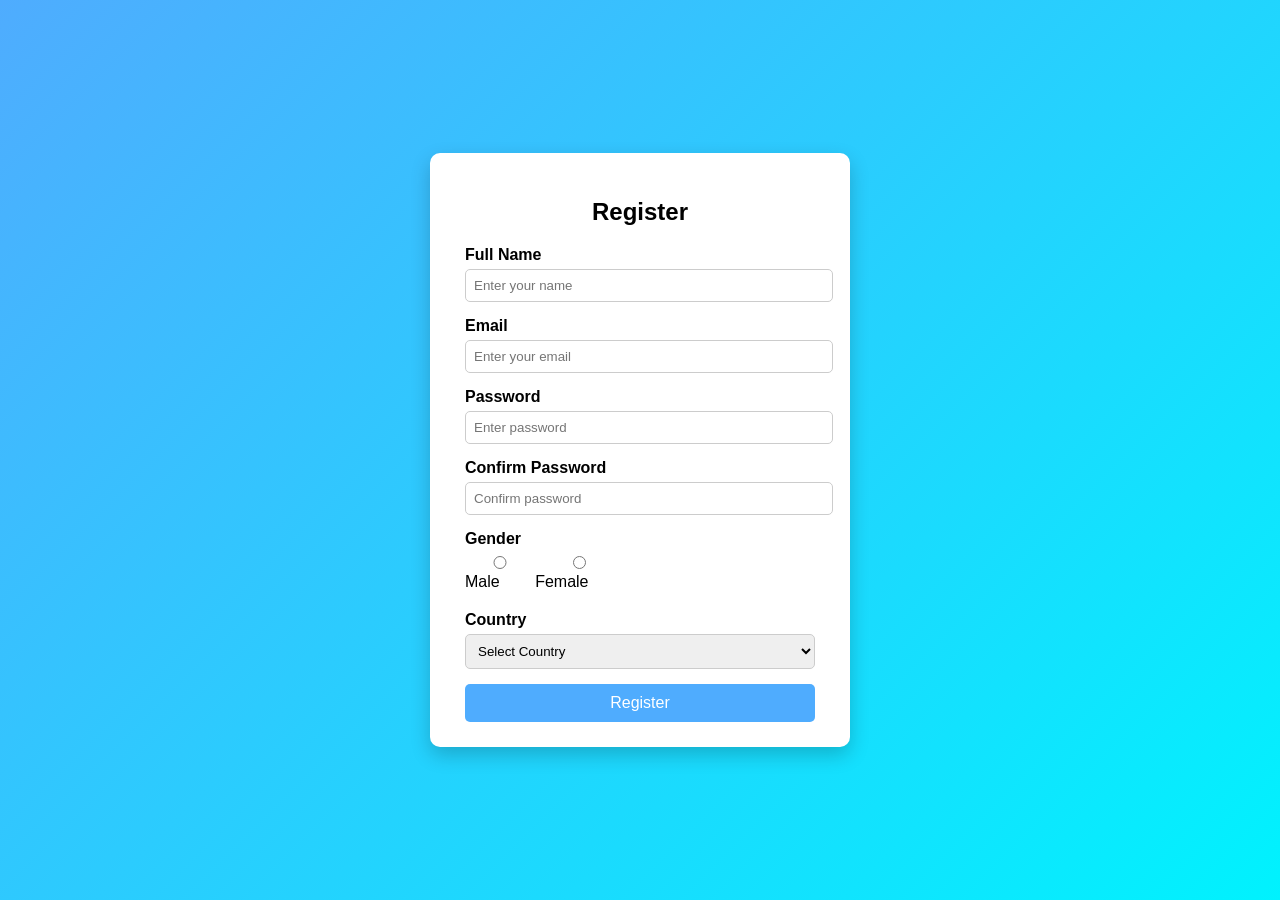
<file: Day 1/Day1.html>
<!DOCTYPE html>
<html lang="en">
<head>
    <meta charset="UTF-8">
    <title>Registration Form</title>
    <style>
        body {
            font-family: Arial, sans-serif;
            background: linear-gradient(135deg, #4facfe, #00f2fe);
            display: flex;
            justify-content: center;
            align-items: center;
            height: 100vh;
            margin: 0;
        }

        .container {
            background: #fff;
            padding: 25px 35px;
            border-radius: 10px;
            box-shadow: 0 8px 20px rgba(0,0,0,0.2);
            width: 350px;
        }

        h2 {
            text-align: center;
            margin-bottom: 20px;
        }

        .form-group {
            margin-bottom: 15px;
        }

        label {
            display: block;
            margin-bottom: 5px;
            font-weight: bold;
        }

        input, select {
            width: 100%;
            padding: 8px;
            border-radius: 5px;
            border: 1px solid #ccc;
            outline: none;
            transition: 0.3s;
        }

        input:focus, select:focus {
            border-color: #4facfe;
        }

        .gender {
            display: flex;
            gap: 10px;
        }

        .gender label {
            font-weight: normal;
        }

        button {
            width: 100%;
            padding: 10px;
            border: none;
            background: #4facfe;
            color: white;
            font-size: 16px;
            border-radius: 5px;
            cursor: pointer;
            transition: 0.3s;
        }

        button:hover {
            background: #007bff;
        }
    </style>
</head>
<body>

<div class="container">
    <h2>Register</h2>
    <form>
        <div class="form-group">
            <label>Full Name</label>
            <input type="text" placeholder="Enter your name" required>
        </div>

        <div class="form-group">
            <label>Email</label>
            <input type="email" placeholder="Enter your email" required>
        </div>

        <div class="form-group">
            <label>Password</label>
            <input type="password" placeholder="Enter password" required>
        </div>

        <div class="form-group">
            <label>Confirm Password</label>
            <input type="password" placeholder="Confirm password" required>
        </div>

        <div class="form-group">
            <label>Gender</label>
            <div class="gender">
                <label><input type="radio" name="gender"> Male</label>
                <label><input type="radio" name="gender"> Female</label>
            </div>
        </div>

        <div class="form-group">
            <label>Country</label>
            <select>
                <option>Select Country</option>
                <option>India</option>
                <option>USA</option>
                <option>UK</option>
                <option>Canada</option>
            </select>
        </div>

        <button type="submit">Register</button>
    </form>
</div>

</body>
</html>
</file>
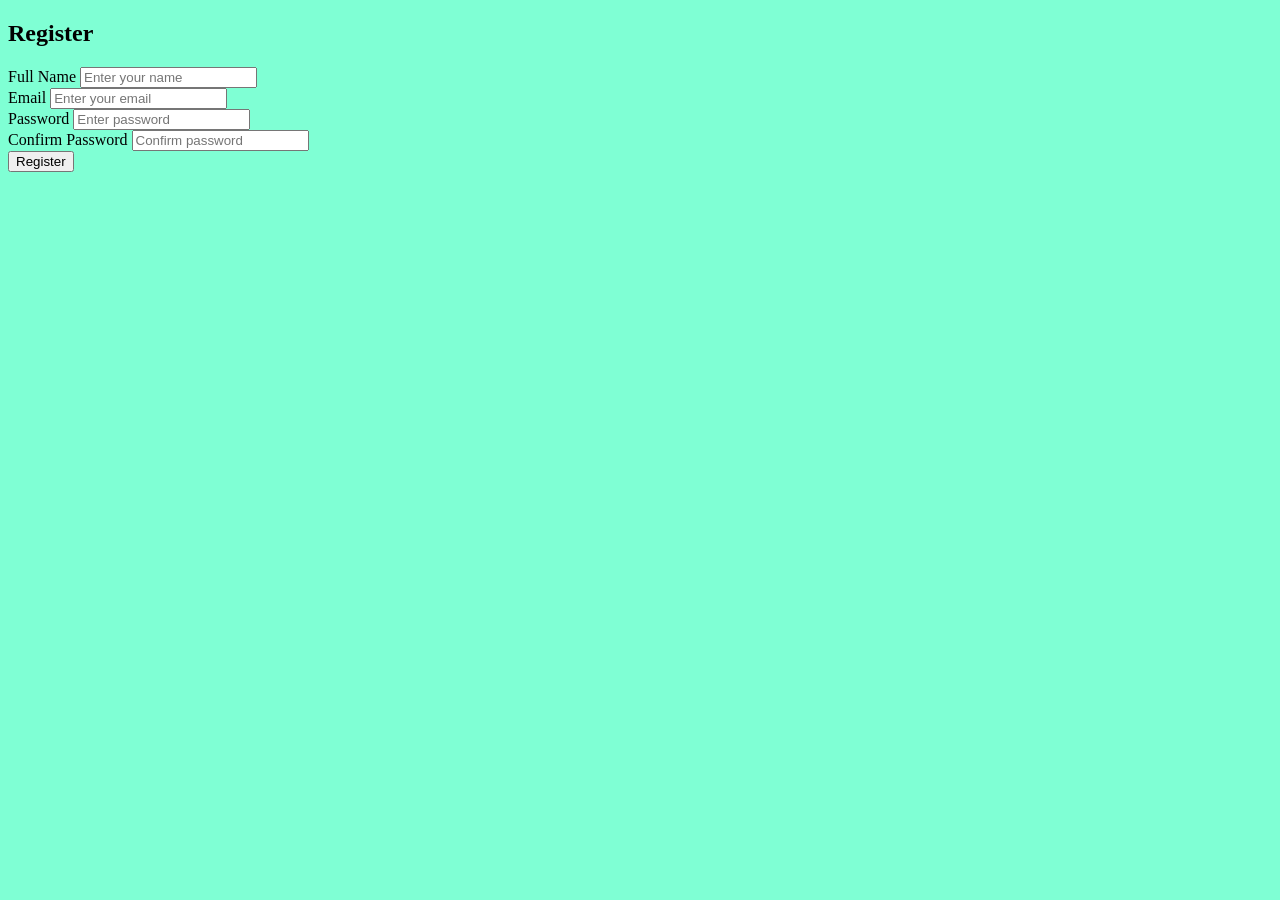
<file: Day 1/Form.html>
<!DOCTYPE html>
<html lang="en">
<head>
  <meta charset="UTF-8">
  <meta name="viewport" content="width=device-width, initial-scale=1.0">
  <title>Registration Form</title>

  <style>
    body {
            background-color:aquamarine;
        }
  </style>
</head>

<body>

  <div class="container">
    <h2>Register</h2>

    <form>
        <label>Full Name</label>
        <input type="text" placeholder="Enter your name" ><br>

        <label>Email</label>
        <input type="email" placeholder="Enter your email" ><br>

        <label>Password</label>
        <input type="password" placeholder="Enter password" ><br>

        <label>Confirm Password</label>
        <input type="password" placeholder="Confirm password" ><br>

      <button type="submit">Register</button>
    </form>
  </div>
</body>
</html>
</file>
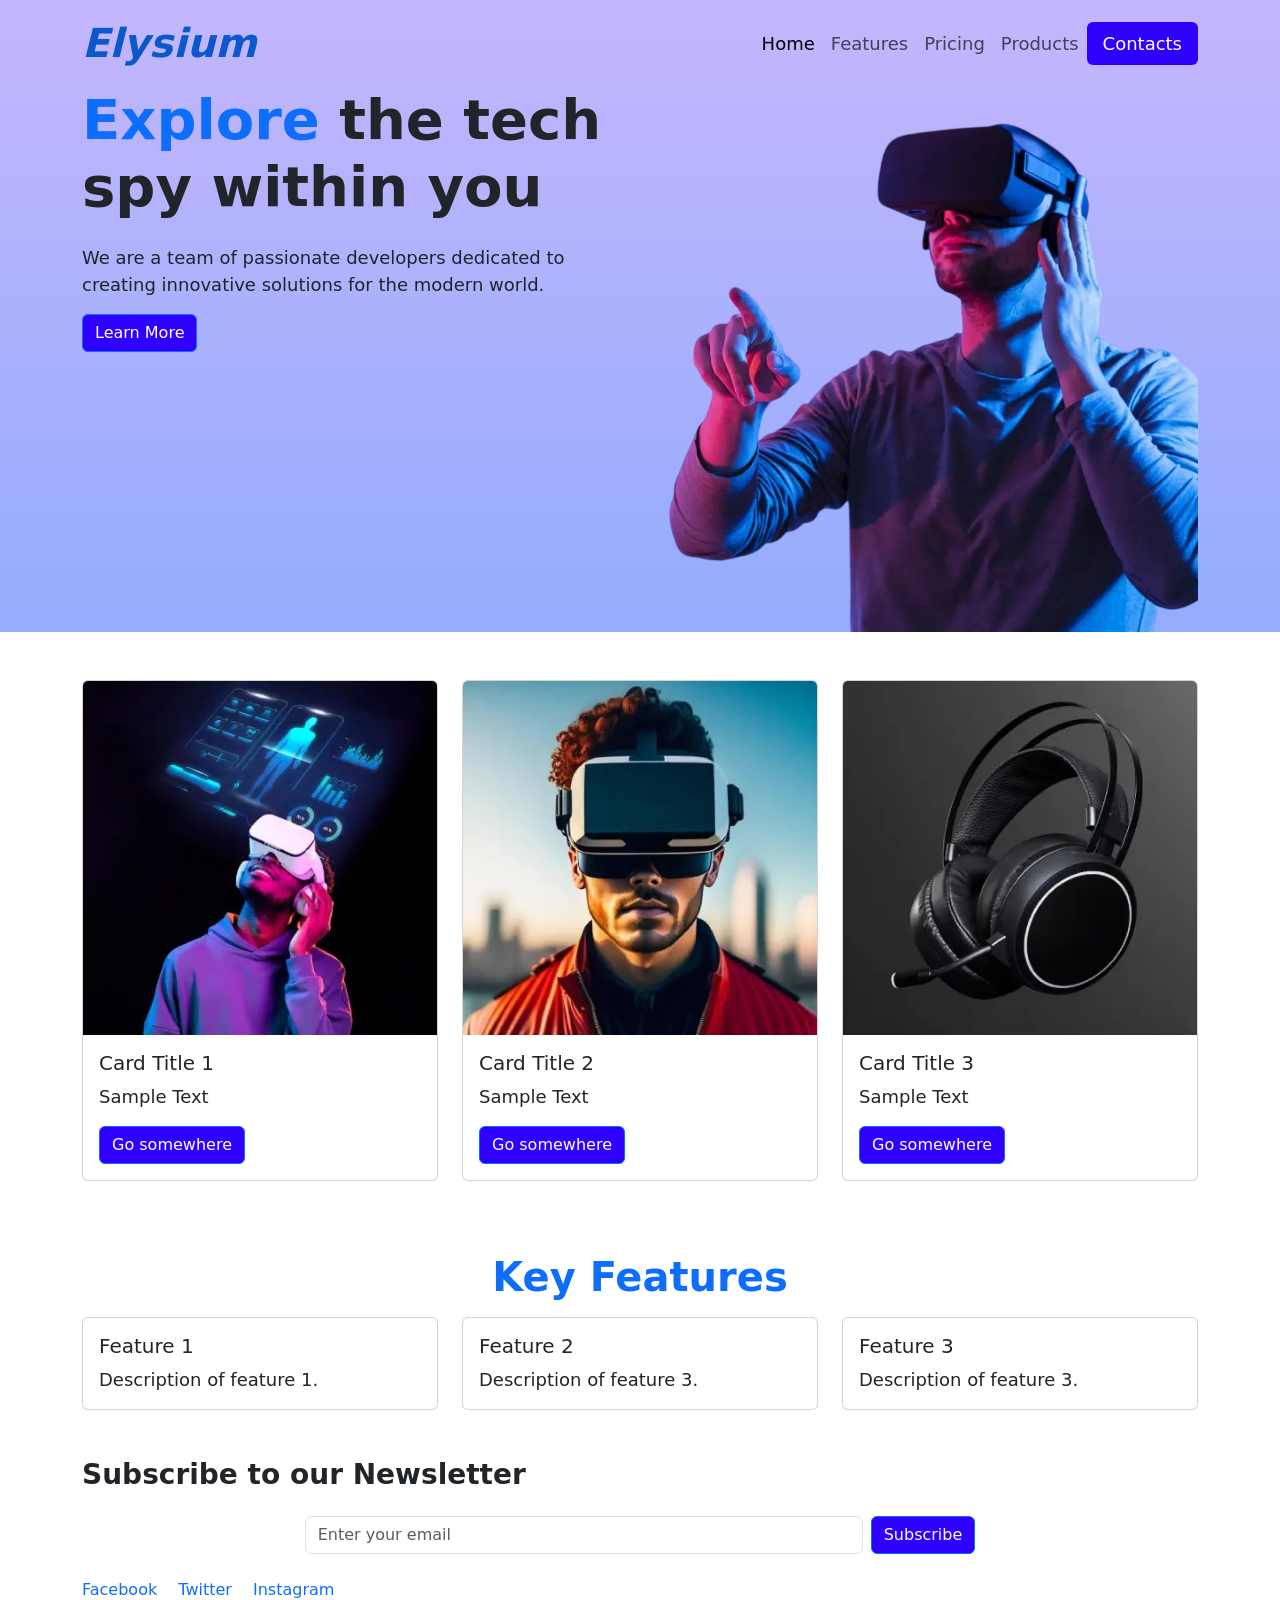
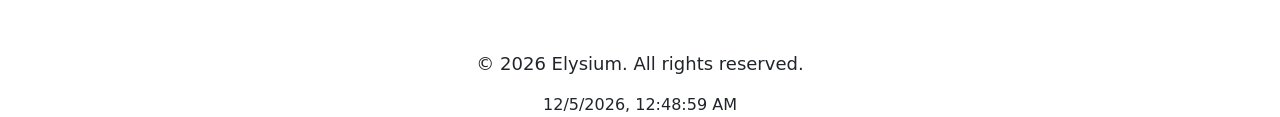
<file: Day 2/Day2_Website.html>
<!DOCTYPE html>
<html lang="en">
<head>
    <meta charset="UTF-8">
    <meta name="viewport" content="width=device-width, initial-scale=1.0">
    <title>Document</title>
    <link rel="stylesheet" href="style.css">
     <link href="https://cdn.jsdelivr.net/npm/bootstrap@5.3.8/dist/css/bootstrap.min.css" rel="stylesheet" integrity="sha384-sRIl4kxILFvY47J16cr9ZwB07vP4J8+LH7qKQnuqkuIAvNWLzeN8tE5YBujZqJLB" crossorigin="anonymous">
</head>
<body>
    <header>
     <nav class="navbar navbar-expand-lg ">
  <div class="container">
    <a class="navbar-brand fw-bold fs-1 fst-italic"  href="#">Elysium</a>
    <button class="navbar-toggler" type="button" data-bs-toggle="collapse" data-bs-target="#navbarNav" aria-controls="navbarNav" aria-expanded="false" aria-label="Toggle navigation">
      <span class="navbar-toggler-icon"></span>
    </button>
    <div class="collapse navbar-collapse" id="navbarNav">
      <ul class="navbar-nav ms-auto mb-2 mb-lg-0">
        <li class="nav-item">
          <a class="nav-link active" aria-current="page" href="#">Home</a>
        </li>
        <li class="nav-item">
          <a class="nav-link" href="#">Features</a>
        </li>
        <li class="nav-item">
          <a class="nav-link" href="#">Pricing</a>
        </li>
        <li class="nav-item">
          <a class="nav-link" href="#">Products</a>
        </li>
        <li class="nav-item">
          <a class="nav-link btn btn-primary text-white px-3 py-2" href="#">Contacts</a>
        </li>
      </ul>
    </div>
  </div>
</nav>
<section>
  <div class="container">
    <div class="row">
      <div class ="col-12 col-lg-6">
        <h2 class ="fw-bold display-4 mb-4"><span class="text-primary">Explore </span>the tech spy within you</h2>
        <p>We are a team of passionate developers dedicated to creating innovative solutions for the modern world.</p>
          <a href="#" class="btn btn-primary">Learn More</a>
      </div>
      <div class ="col-12 col-lg-6">
        <img src= "./WhatsApp Image 2026-03-24 at 2.34.42 PM-Photoroom.png" alt="Image" class="img-fluid" >
        </div>
      </section>
    </header>
    <section class="container py-5">
      <div class="row">
        <div class="col-12 col-lg-4">
          <div class="card mb-4">
            <img src="./WhatsApp Image 2026-03-24 at 2.34.42 PM (1).jpeg" class="card-img-top" alt="Card Image">
            <div class="card-body">
              <h5 class="card-title">Card Title 1</h5>
              <p class="card-text">Sample Text</p>
              <a href="#" class="btn btn-primary">Go somewhere</a>
            </div>
          </div>
        </div>
        <div class="col-12 col-lg-4">
          <div class="card mb-4">
            <img src="./WhatsApp Image 2026-03-24 at 2.34.43 PM.jpeg" class="card-img-top" alt="Card Image">
            <div class="card-body">
              <h5 class="card-title">Card Title 2</h5>
              <p class="card-text">Sample Text</p>
              <a href="#" class="btn btn-primary">Go somewhere</a>
            </div>
          </div>
        </div>
        <div class="col-12 col-lg-4">
          <div class="card mb-4">
            <img src="./WhatsApp Image 2026-03-24 at 2.34.41 PM.jpeg" class="card-img-top" alt="Card Image">
            <div class="card-body">
              <h5 class="card-title">Card Title 3</h5>
              <p class="card-text">Sample Text</p>
              <a href="#" class="btn btn-primary">Go somewhere</a>
            </div>
          </div>
        </div>
      </div>
    </section>
    <section>
        <div class="container">
          <div class="row">
            <div class="col-12">
              <h2 class=" text-primary fs-1 fw-bold mb-3 text-center">Key Features</h2>
            </div>
            <div class="col-lg-4">
              <div class="card">
                <div class="card-body">
                  <h5 class="card-title">Feature 1</h5>
                  <p class="card-text">Description of feature 1.</p>
                </div>
              </div>
            </div>
            <div class="col-lg-4">
              <div class="card">
                <div class="card-body">
                  <h5 class="card-title">Feature 2</h5>
                  <p class="card-text">Description of feature 3.</p>
                </div>
              </div>
            </div>
            <div class="col-lg-4">
              <div class="card">
                <div class="card-body">
                  <h5 class="card-title">Feature 3</h5>
                  <p class="card-text">Description of feature 3.</p>
                </div>
              </div>
            </div>
            <div class="mt-5">
          <h3 class="fw-bold mb-4">Subscribe to our Newsletter</h3>
          <form class="d-flex justify-content-center">
            <input type="email" class="form-control w-50" placeholder="Enter your email">
            <button type="submit" class="btn btn-primary ms-2">Subscribe</button>
          </form>
          <div class="mt-4">
            <a href="#" class="text-decoration-none me-3"><i class="bi bi-facebook"></i> Facebook</a>
            <a href="#" class="text-decoration-none me-3"><i class="bi bi-twitter"></i> Twitter</a>
            <a href="#" class="text-decoration-none"><i class="bi bi-instagram"></i> Instagram</a>
          </div>
        </div>
        <div class="text-center mt-5">
          <p>&copy; 2026 Elysium. All rights reserved.</p>
           <span id="clock"></span>

    <script type="text/javascript">
        function updateClock() {
            var clockElement = document.getElementById('clock');
            var date = new Date();
            clockElement.textContent = date.toLocaleString(); 
        }
        updateClock();
        setInterval(updateClock, 1000);
    </script>
    </section>
    <script src="https://cdn.jsdelivr.net/npm/@popperjs/core@2.11.8/dist/umd/popper.min.js" integrity="sha384-I7E8VVD/ismYTF4hNIPjVp/Zjvgyol6VFvRkX/vR+Vc4jQkC+hVqc2pM8ODewa9r" crossorigin="anonymous"></script>
    <script src="https://cdn.jsdelivr.net/npm/bootstrap@5.3.8/dist/js/bootstrap.min.js" integrity="sha384-G/EV+4j2dNv+tEPo3++6LCgdCROaejBqfUeNjuKAiuXbjrxilcCdDz6ZAVfHWe1Y" crossorigin="anonymous"></script>
</body>
</html>
</file>
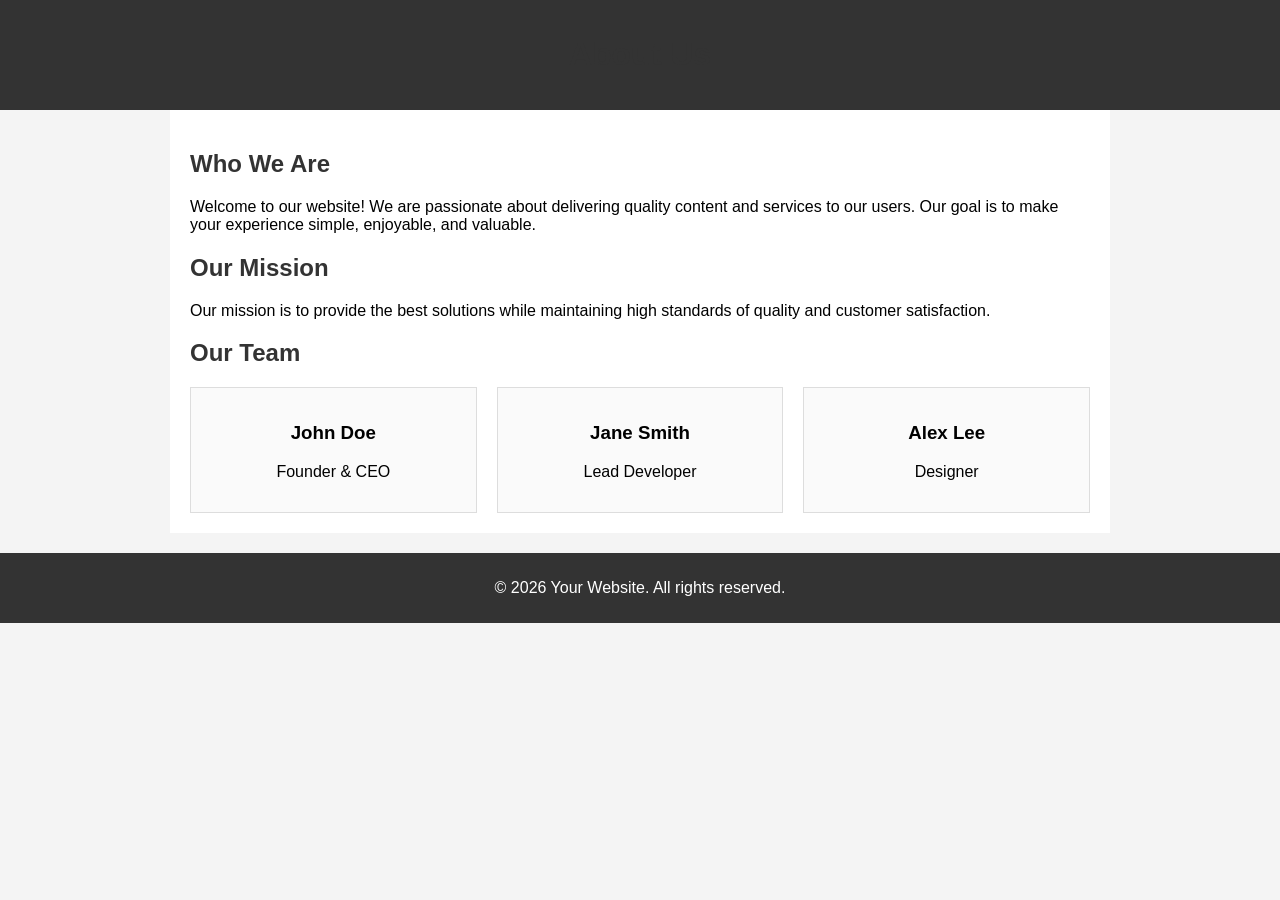
<file: Website1.2(Day 6)/templates/about.html>
<!DOCTYPE html>
<html lang="en">
<head>
    <meta charset="UTF-8">
    <meta name="viewport" content="width=device-width, initial-scale=1.0">
    <title>About Us</title>
    <style>
        body {
            font-family: Arial, sans-serif;
            margin: 0;
            background-color: #f4f4f4;
        }
        header {
            background-color: #333;
            color: white;
            padding: 15px 0;
            text-align: center;
        }
        .container {
            padding: 20px;
            max-width: 900px;
            margin: auto;
            background: white;
        }
        h1, h2 {
            color: #333;
        }
        .team {
            display: flex;
            gap: 20px;
            flex-wrap: wrap;
        }
        .member {
            background: #fafafa;
            padding: 15px;
            border: 1px solid #ddd;
            flex: 1 1 250px;
            text-align: center;
        }
        footer {
            text-align: center;
            padding: 10px;
            background: #333;
            color: white;
            margin-top: 20px;
        }
    </style>
</head>
<body>

<header>
    <h1>About Us</h1>
</header>

<div class="container">
    <h2>Who We Are</h2>
    <p>
        Welcome to our website! We are passionate about delivering quality content and services to our users.
        Our goal is to make your experience simple, enjoyable, and valuable.
    </p>

    <h2>Our Mission</h2>
    <p>
        Our mission is to provide the best solutions while maintaining high standards of quality and customer satisfaction.
    </p>

    <h2>Our Team</h2>
    <div class="team">
        <div class="member">
            <h3>John Doe</h3>
            <p>Founder & CEO</p>
        </div>
        <div class="member">
            <h3>Jane Smith</h3>
            <p>Lead Developer</p>
        </div>
        <div class="member">
            <h3>Alex Lee</h3>
            <p>Designer</p>
        </div>
    </div>
</div>

<footer>
    <p>&copy; 2026 Your Website. All rights reserved.</p>
</footer>

</body>
</html>
</file>
<file: Day 2/style.css>
/*- Font sizes (px)
10 / 12 / 14 / 16 / 18 / 20 / 24 / 30 / 36 / 44 / 52 / 62 / 74 / 86 / 98
*/

* {
  --primary-color: #3498db;
}

body {
  color: #555; /* Steel Gray */
  font-family: "Roboto", sans-serif;
}

.navbar-brand {
  font-size: 30px;
}

.nav-link {
  font-size: 18px !important;
  font-weight: 500;
}

.head-section,header {
  background-image: linear-gradient(180deg, #c4b6fd, #93acfc);
}

.navbar-brand,
.text-primary {
  color: #0a58ca !important;
}

.btn-primary {
  background-color: #2f00ff !important;
  border: none;
}

.nav-link:hover {
  color: #0a58ca;
}

p {
  font-size: 18px;
}
.btn-primary:hover {
  background-color: #257dfd !important;
}

.blue-bg {
  background-color: #0a58ca;
  color: #fff;
}

.ionicons {
  color: #0a58ca;
  background-color: #f2f2f2;
  padding: 10px;
  height: 30px;
  width: 30px;
  margin-bottom: 12px;
}

.nav-tabs {
  border: none;
}

.nav-tabs .active {
  background-color: #0a58ca !important;
  border: none;
  color: #fff !important;
}

.footer-section {
  background-color: #0a58ca !important;
  border: none;
  color: #fff !important;
}
</file>
